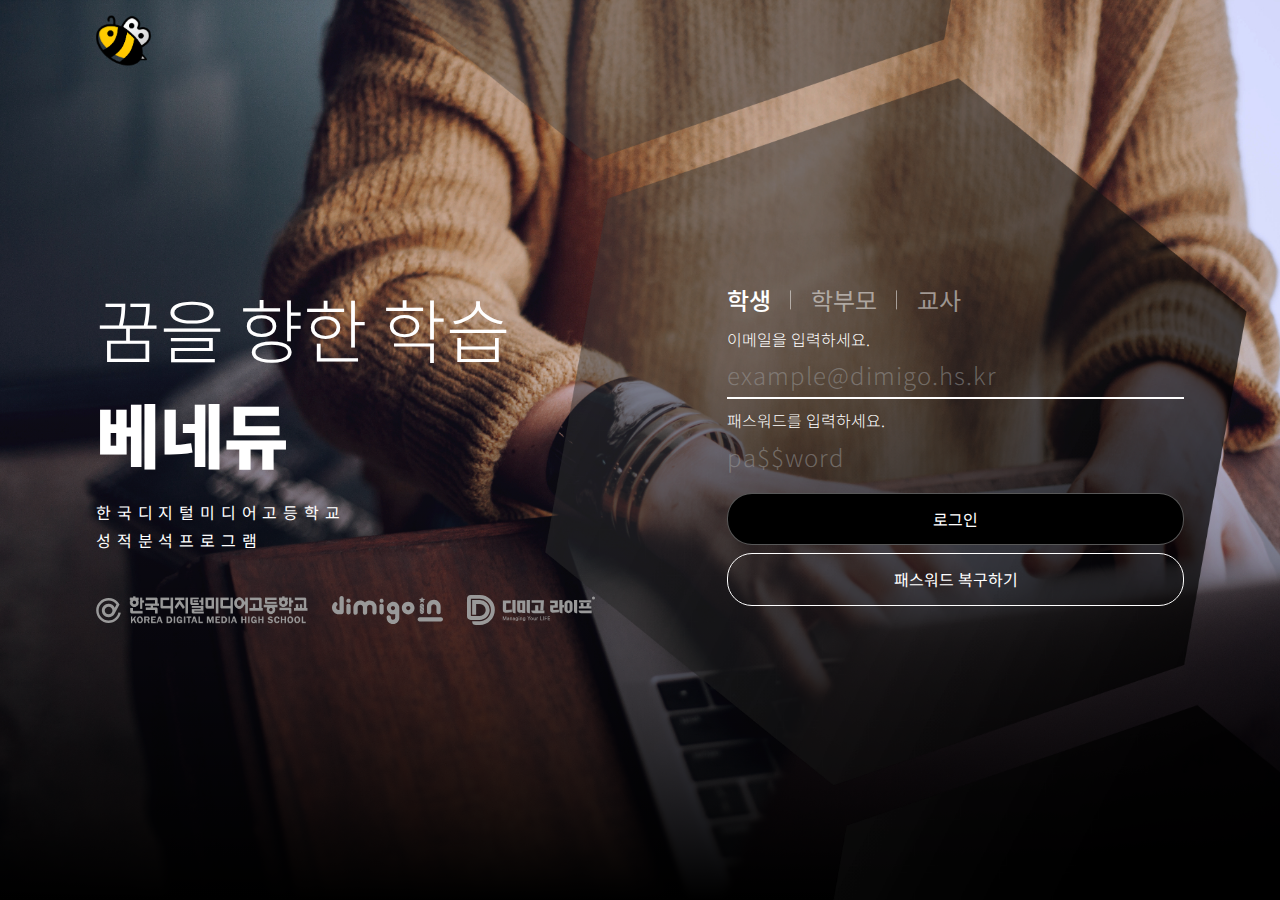
<file: index.html>
<!DOCTYPE html>
<html lang="en">
<head>
  <meta charset="UTF-8">
  <meta name="viewport" content="width=device-width, initial-scale=1.0">
  <meta http-equiv="X-UA-Compatible" content="ie=edge">
  <link rel="shortcut icon" type="image/x-icon" href="/favicon.png">
  <title>꿈을 향한 학습, 베네듀</title>
  <link href="https://fonts.googleapis.com/css?family=Noto+Sans+KR:100,300,400,500,700,900&display=swap" rel="stylesheet">
  <link rel="stylesheet" type="text/css" href="./styles/normalize.css" />
  <link rel="stylesheet" type="text/css" href="./styles/default.css" />
  <link rel="stylesheet" type="text/css" href="./styles/index.css" />
</head>
<body>
  <section class="section cover">
    <div class="overlay">
      <div class="overlay-container">
        <img src="./images/hex.png">
      </div>
    </div>
    <nav class="navbar">
      <div class="navbar-container">
        <img class="brand" src="./images/benedu.png">
      </div>
    </nav>
    <div class="wrap">
      <div class="container left">
        <div class="info">
          <h1 class="title">
            <span class="motto">꿈을 향한 학습</span><br />
            <span class="brand">
              베네듀
            </span>
          </h1>
          <span class="desc">한국디지털미디어고등학교<br />성적분석프로그램</span>
          <div class="buttons">
            <a
              class="dimigo-hs-kr"
              href="https://dimigo.hs.kr"
              target="_blank"
            >
              <img src="./images/dimigo-logo.svg">
              <img src="./images/dimigo-hs-kr.png">
            </a>
            <a
              class="dimigo-in"
              href="https://dimigo.in"
              target="_blank"
            >
              <img src="./images/dimigo-in.svg">
            </a>
            <a
              class="dimigo-life"
              href="https://dimigo.life"
              target="_blank"
            >
              <img src="./images/dimigo-life.svg">
            </a>
          </div>
        </div>
      </div>
      <div class="container right">
        <div class="login">
          <div class="tabs">
            <span class="selected">학생</span>
            <span>학부모</span>
            <span>교사</span>
          </div>
          <div class="login-field">
            <span>이메일을 입력하세요.</span>
            <input
              id="email"
              placeholder="example@dimigo.hs.kr"
              autofocus
            />
          </div>
          <div class="login-field">
            <span>패스워드를 입력하세요.</span>
            <input
              id="password"
              placeholder="pa$$word"
              type="password"
            />
          </div>
          <div class="login-buttons">
            <button onclick="location.href='./main.html'">
              로그인
            </button>
            <button>패스워드 복구하기</button>
          </div>
        </div>
      </div>
    </div>
  </section>
  <!-- <section class="section">
  </section> -->
  <script src="./scripts/index.js"></script>
</body>
</html>
</file>
<file: styles/default.css>
* {
  font-family: 'Noto Sans KR', sans-serif;
}

h1, h2, p {
  margin: 0;
}

button {
  cursor: pointer;
}

input:focus,
button:focus {
  outline: none;
}

nav.navbar {
  position: fixed;
  top: 0;
  width: 100vw;
  background-color: transparent;
  display: flex;
  justify-content: center;
  align-items: center;
  padding: 0.8rem 0;
  z-index: 2;
}

div.navbar-container {
  width: 85%;
}

img.brand {
  width: 55px;
  height: 55px;
}
</file>
<file: styles/index.css>
* {
  user-select: none;
  -webkit-user-drag: none;
}

section.section {
  height: 100vh;
  display: flex;
  justify-content: center;
  position: relative;
}

div.overlay {
  position: absolute;
  top: 0;
  left: 0;
  right: 0;
  bottom: 0;
  /* background-image: linear-gradient(
    to bottom,
    #ffffff 10%,
    rgba(255, 255, 255, 0.48) 80%,
    rgba(255, 255, 255, 0.0) 100%
  ); */
  background-image: linear-gradient(180deg,transparent 40%,#000);
}

div.overlay div.overlay-container {
  position: relative;
  height: 100%;
  width: 100%;
}

div.overlay img {
  position: absolute;
  bottom: 0;
  right: 0;
  height: 100%;
}

div.wrap {
  width: 85%;
  height: 100vh;
  display: flex;
  justify-content: space-between;
  z-index: 1;
}

section.cover {
  background-image: url('../images/background.jpg');
  background-size: cover;
}

section.cover div.container {
  display: flex;
  align-items: center;
}

section.cover div.container.right {
  width: 42%;
}

section.cover div.info {
  display: flex;
  flex-direction: column;
}

section.cover h1.title {
  font-size: 70px;
  font-weight: 700;
  line-height: 1.5;
}

div.info span.desc {
  color: white;
  line-height: 1.8;
  letter-spacing: 5.8px;
  margin-top: 0.8rem;
}

div.info h1.title span.motto {
  color: white;
  /* -webkit-text-fill-color: transparent;
  -webkit-text-stroke-width: 1.5px;
  -webkit-text-stroke-color: #4D4835; */
  font-weight: 300;
}

div.info h1.title span.brand {
  color: white;
  font-weight: 900;
}

div.info div.buttons {
  margin-top: 2.5rem;
  display: flex;
}

div.info div.buttons a {
  cursor: pointer;
  background-color: transparent;
  border: none;

  display: flex;
  align-items: center;
  filter: contrast(0.2);
  margin-right: 1.5rem;

  transition: filter 0.3s linear;
}

div.info div.buttons a:hover,
div.info div.buttons a:focus {
  filter: contrast(1);
}

div.info div.buttons a.dimigo-hs-kr img:first-child {
  height: 25px;
  width: 25px;
  margin-right: 0.5rem;
}

div.info div.buttons a.dimigo-hs-kr img:last-child {
  height: 28px;
  width: auto;
}

div.info div.buttons a.dimigo-in img {
  height: 28px;
  width: auto;
}

div.info div.buttons a.dimigo-life img {
  height: 30px;
  width: auto;
}

div.login {
  display: flex;
  flex-direction: column;
  width: 100%;
}

div.login div.tabs {
  font-size: 1.5rem;
  margin-bottom: 1rem;
}

div.login div.tabs span {
  cursor: pointer;
  color: rgba(255, 255, 255, 0.5);
  font-weight: 400;
  padding-right: 1.1rem;
  margin-right: 1.1rem;
  line-height: 1;
  position: relative;
}

div.login div.tabs span.selected {
  color: white;
  font-weight: 500;
}

div.login div.tabs span:not(:last-child)::after {
  content: '';
  position: absolute;
  top: 50%;
  right: -2px;
  transform: translateY(-50%);
  width: 1px;
  height: 1.2rem;
  background: rgba(255, 255, 255, 0.5);
}

div.login-field {
  display: flex;
  flex-direction: column;
}

div.login-field span {
  color: white;
  font-size: 1rem;
  font-weight: 300;
  margin-bottom: 0.3rem;
}

div.login-field span.selected {
  color: #FFC900;
}

div.login-field input {
  color: white;
  font-size: 1.5rem;
  font-weight: 300;
  border: none;
  border-bottom: 2px solid transparent;
  padding: 0.5rem 0;
  margin-bottom: 0.8rem;
  background-color: transparent;
  transition: border-color 0.2s linear;
}

div.login-field input:focus {
  border-bottom: 2px solid white;
}

div.login-field input#password {
  letter-spacing: 2px;
}

div.login-field input::placeholder {
  color: rgba(158, 158, 158, 0.5);
  letter-spacing: 1px;
}

div.login-buttons {
  display: flex;
  flex-direction: column;
}

div.login-buttons button {
  display: flex;
  justify-content: center;
  align-items: center;
  border-radius: 25px;

  width: 100%;
  border: none;
  padding: 1rem 0;
  color: white;
  margin-bottom: 0.5rem;
}

div.login-buttons button:first-child {
  background-color: black;
  border: 1px solid rgba(110, 110, 110, 0.8);
}

div.login-buttons button:last-child {
  background-color: transparent;
  border: 1px solid white;
}
</file>
